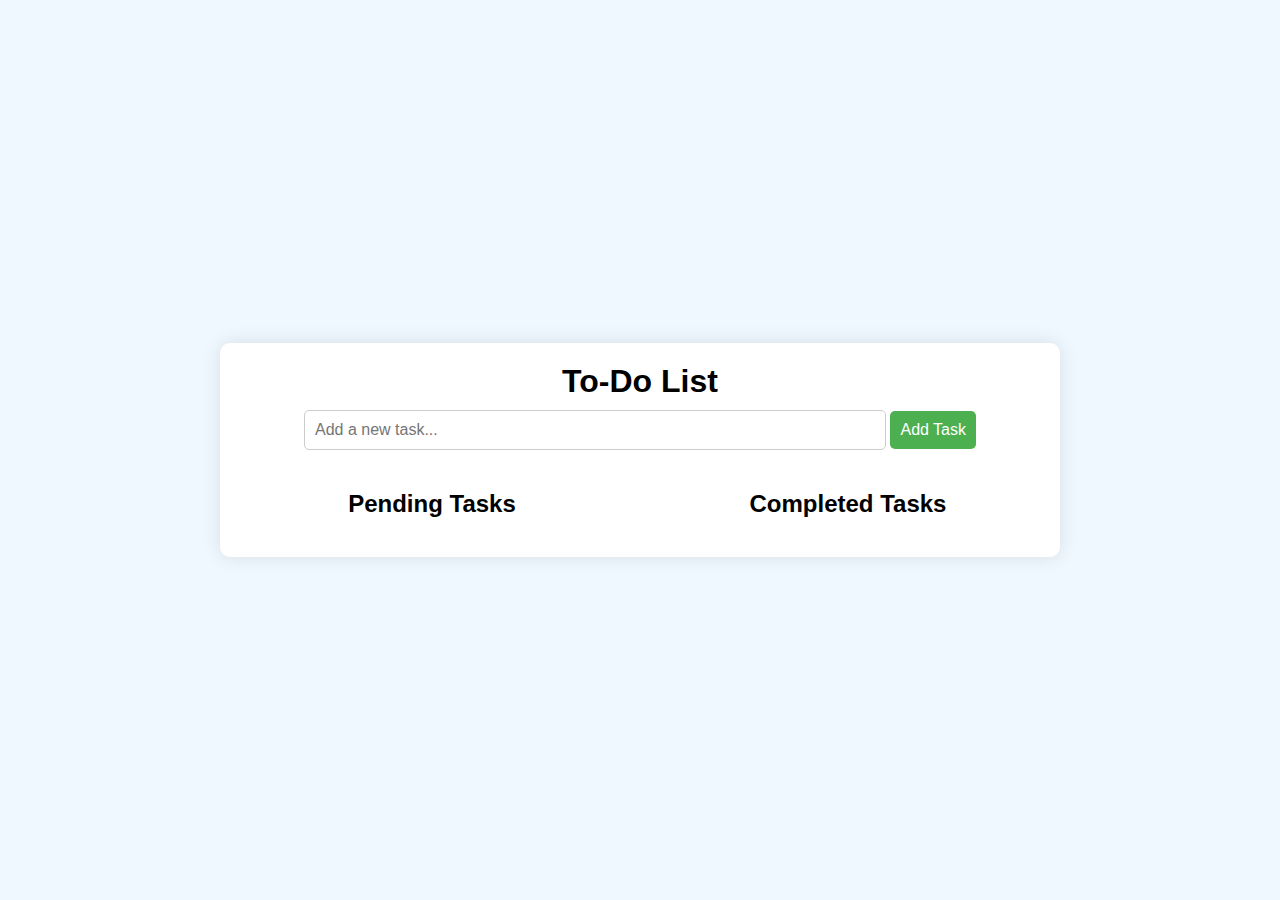
<file: basic/index.html>
<!DOCTYPE html>
<html lang="en">
<head>
    <meta charset="UTF-8">
    <meta name="viewport" content="width=device-width, initial-scale=1.0">
    <title>To-Do App</title>
    <link rel="stylesheet" href="style.css">
</head>
<body>
    <div class="container">
        <header class="header">
            <h1>To-Do List</h1>
            <input type="text" id="task-input" placeholder="Add a new task...">
            <button id="add-task-button">Add Task</button>
        </header>
        <section class="tasks">
            <div class="task-list" id="pending-tasks">
                <h2>Pending Tasks</h2>
                <ul id="pending-list"></ul>
            </div>
            <div class="task-list" id="completed-tasks">
                <h2>Completed Tasks</h2>
                <ul id="completed-list"></ul>
            </div>
        </section>
    </div>
    <script src="script.js"></script>
</body>
</html>
</file>
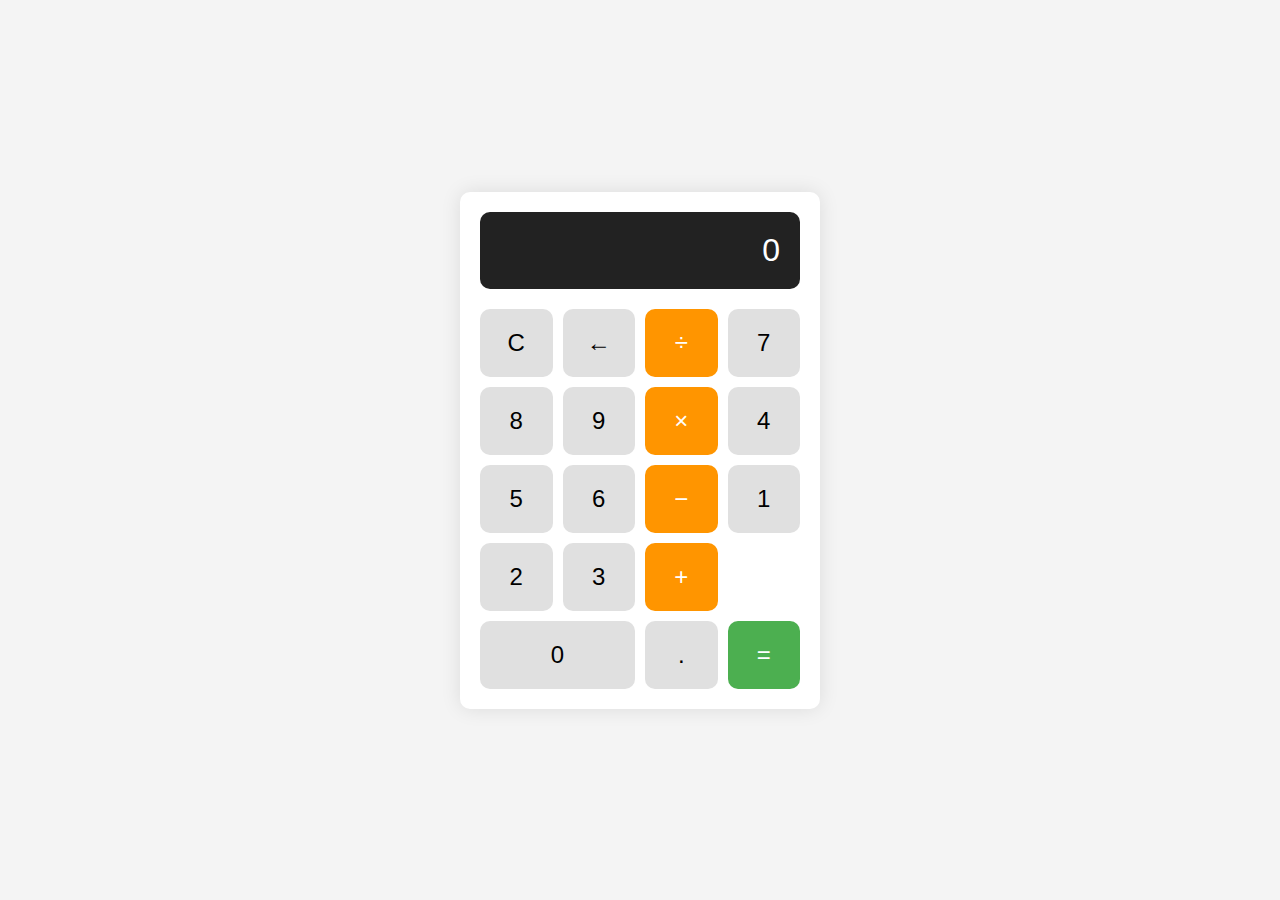
<file: calculater/index.html>
<!DOCTYPE html>
<html lang="en">
<head>
    <meta charset="UTF-8">
    <meta name="viewport" content="width=device-width, initial-scale=1.0">
    <title>Calculator</title>
    <link rel="stylesheet" href="index.css">
</head>
<body>
    <div class="calculator">
        <div class="display" id="display">0</div>
        <div class="buttons">
            <button class="btn" id="clear">C</button>
            <button class="btn" id="delete">←</button>
            <button class="btn operator" data-operator="/">÷</button>
            <button class="btn number" data-number="7">7</button>
            <button class="btn number" data-number="8">8</button>
            <button class="btn number" data-number="9">9</button>
            <button class="btn operator" data-operator="*">×</button>
            <button class="btn number" data-number="4">4</button>
            <button class="btn number" data-number="5">5</button>
            <button class="btn number" data-number="6">6</button>
            <button class="btn operator" data-operator="-">−</button>
            <button class="btn number" data-number="1">1</button>
            <button class="btn number" data-number="2">2</button>
            <button class="btn number" data-number="3">3</button>
            <button class="btn operator" data-operator="+">+</button>
            <button class="btn number zero" data-number="0">0</button>
            <button class="btn number" data-number=".">.</button>
            <button class="btn" id="equals">=</button>
        </div>
    </div>
    <script src="Script.js"></script>
</body>
</html>
</file>
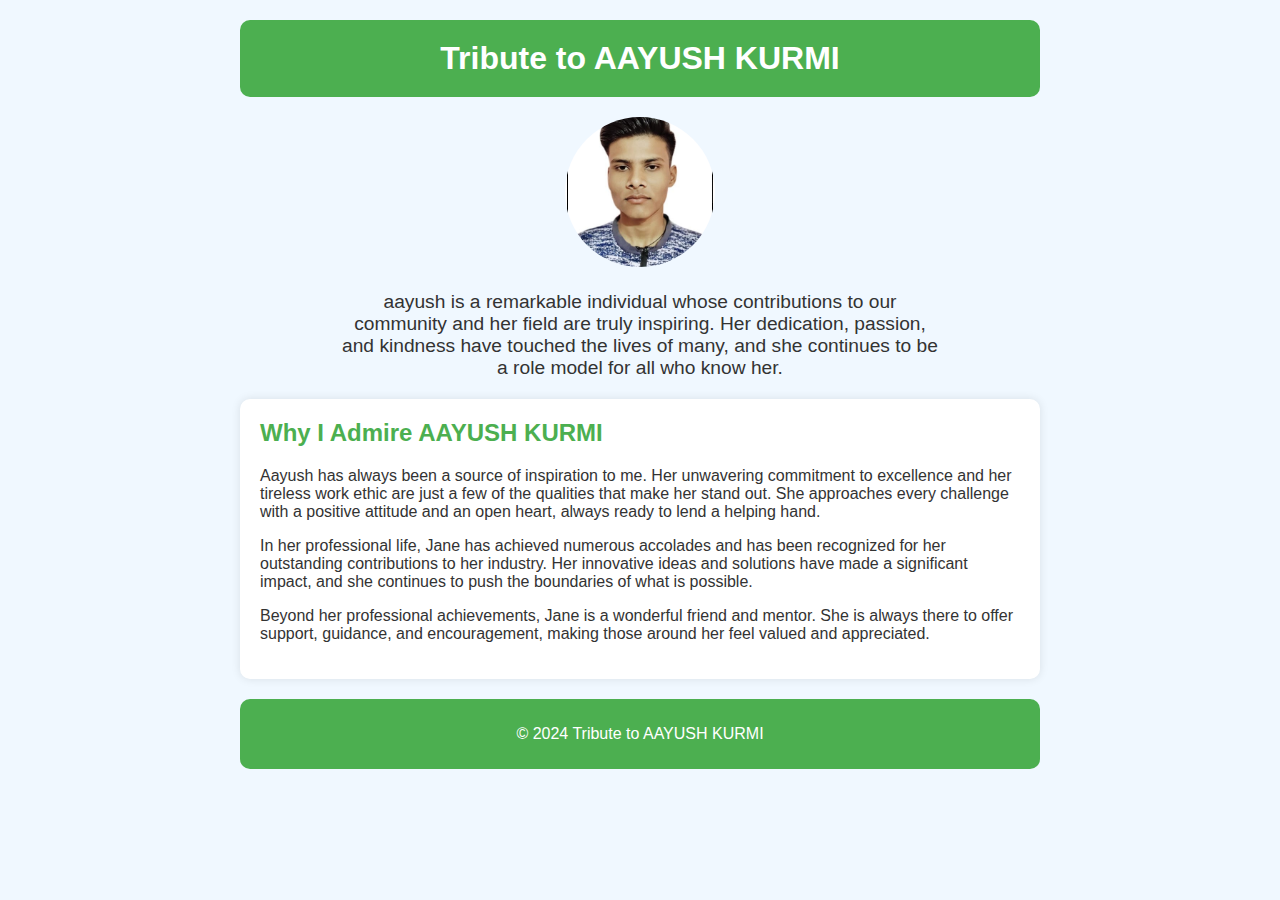
<file: task 2/index.html>
<!DOCTYPE html>
<html lang="en">
<head>
    <meta charset="UTF-8">
    <meta name="viewport" content="width=device-width, initial-scale=1.0">
    <title>Tribute Page</title>
    <link rel="stylesheet" href="index.css">
</head>
<body>
    <div class="container">
        <header class="header">
            <h1>Tribute to AAYUSH KURMI</h1>
        </header>
        <section class="intro">
            <img src="profile-pic.jpg" alt="Jane Doe" class="profile-pic">
            <p class="intro-text">aayush  is a remarkable individual whose contributions to our community and her field are truly inspiring. Her dedication, passion, and kindness have touched the lives of many, and she continues to be a role model for all who know her.</p>
        </section>
        <section class="content">
            <h2>Why I Admire AAYUSH KURMI</h2>
            <p>Aayush has always been a source of inspiration to me. Her unwavering commitment to excellence and her tireless work ethic are just a few of the qualities that make her stand out. She approaches every challenge with a positive attitude and an open heart, always ready to lend a helping hand.</p>
            <p>In her professional life, Jane has achieved numerous accolades and has been recognized for her outstanding contributions to her industry. Her innovative ideas and solutions have made a significant impact, and she continues to push the boundaries of what is possible.</p>
            <p>Beyond her professional achievements, Jane is a wonderful friend and mentor. She is always there to offer support, guidance, and encouragement, making those around her feel valued and appreciated.</p>
        </section>
        <footer class="footer">
            <p>&copy; 2024 Tribute to AAYUSH KURMI</p>
        </footer>
    </div>
</body>
</html>
</file>
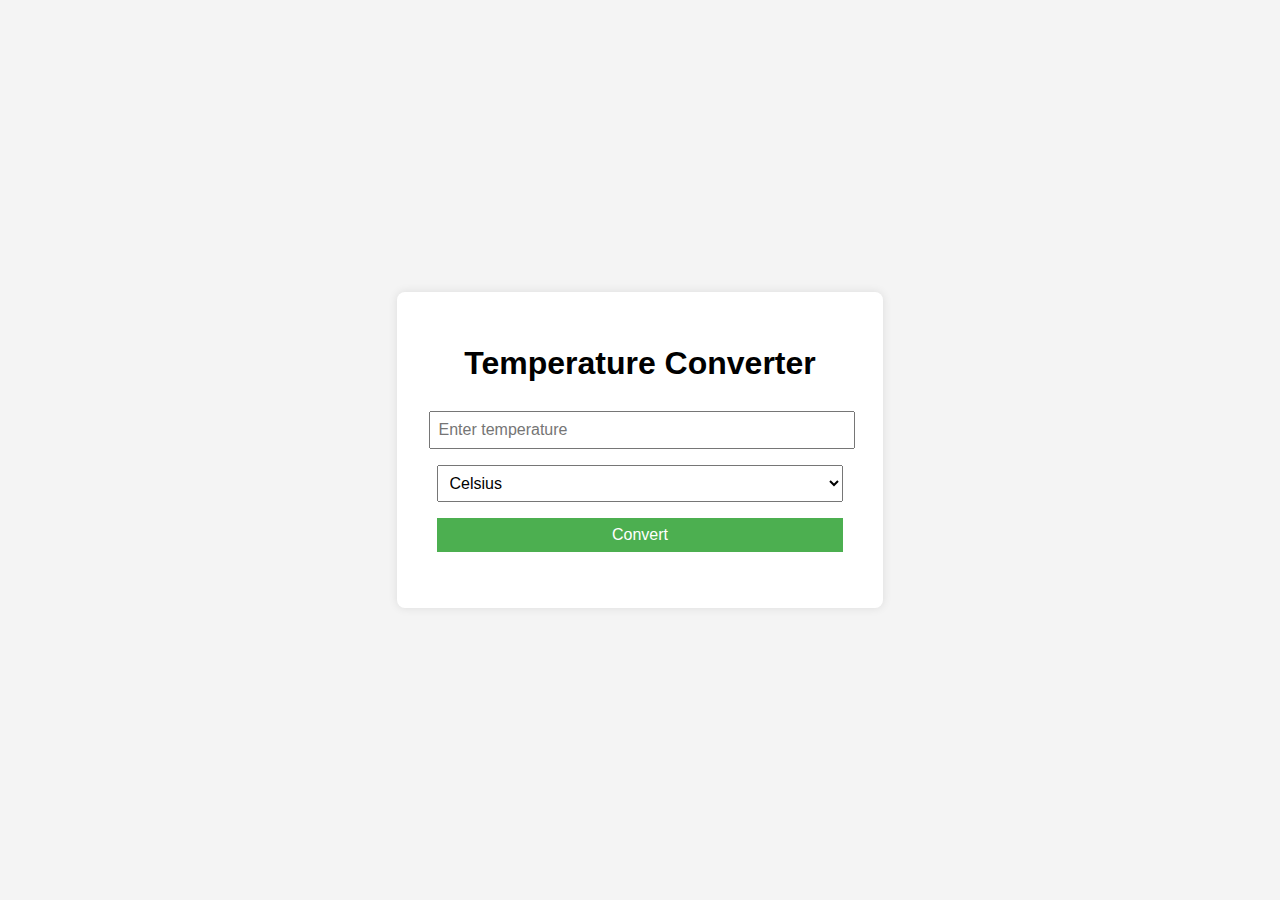
<file: tempature converter/index.html>
<!DOCTYPE html>
<html lang="en">
<head>
    <meta charset="UTF-8">
    <meta name="viewport" content="width=device-width, initial-scale=1.0">
    <title>Temperature Converter</title>
    <link rel="stylesheet" href="index.css">
</head>
<body>

<div class="converter">
    <h1>Temperature Converter</h1>
    <input type="number" id="temperature" placeholder="Enter temperature" required>
    <select id="unit">
        <option value="Celsius">Celsius</option>
        <option value="Fahrenheit">Fahrenheit</option>
        <option value="Kelvin">Kelvin</option>
    </select>
    <button onclick="convertTemperature()">Convert</button>
    <div class="result" id="result"></div>
</div>

<script>
    function convertTemperature() {
        const tempInput = document.getElementById('temperature').value;
        const unit = document.getElementById('unit').value;
        const resultDiv = document.getElementById('result');

        if (isNaN(tempInput) || tempInput === "") {
            resultDiv.textContent = "Please enter a valid number.";
            return;
        }

        const temperature = parseFloat(tempInput);

        let resultText;

        if (unit === "Celsius") {
            const toFahrenheit = (temperature * 9/5) + 32;
            const toKelvin = temperature + 273.15;
            resultText = `${temperature}°C is ${toFahrenheit.toFixed(2)}°F and ${toKelvin.toFixed(2)}K`;
        } else if (unit === "Fahrenheit") {
            const toCelsius = (temperature - 32) * 5/9;
            const toKelvin = toCelsius + 273.15;
            resultText = `${temperature}°F is ${toCelsius.toFixed(2)}°C and ${toKelvin.toFixed(2)}K`;
        } else if (unit === "Kelvin") {
            const toCelsius = temperature - 273.15;
            const toFahrenheit = (toCelsius * 9/5) + 32;
            resultText = `${temperature}K is ${toCelsius.toFixed(2)}°C and ${toFahrenheit.toFixed(2)}°F`;
        }

        resultDiv.textContent = resultText;
    }
</script>

</body>
</html>
</file>
<file: basic/style.css>
body {
    font-family: 'Arial', sans-serif;
    background-color: #f0f8ff;
    margin: 0;
    padding: 0;
    display: flex;
    justify-content: center;
    align-items: center;
    height: 100vh;
}

.container {
    width: 80%;
    max-width: 800px;
    background-color: white;
    border-radius: 10px;
    box-shadow: 0 0 20px rgba(0, 0, 0, 0.1);
    padding: 20px;
}

.header {
    text-align: center;
    margin-bottom: 20px;
}

.header h1 {
    margin: 0 0 10px;
}

.header input {
    width: 70%;
    padding: 10px;
    font-size: 1rem;
    border-radius: 5px;
    border: 1px solid #ccc;
}

.header button {
    padding: 10px;
    font-size: 1rem;
    border-radius: 5px;
    border: none;
    background-color: #4CAF50;
    color: white;
    cursor: pointer;
    transition: background-color 0.3s;
}

.header button:hover {
    background-color: #45a049;
}

.tasks {
    display: flex;
    justify-content: space-between;
}

.task-list {
    width: 48%;
}

.task-list h2 {
    text-align: center;
}

.task-list ul {
    list-style: none;
    padding: 0;
}

.task-list li {
    background-color: #f9f9f9;
    margin-bottom: 10px;
    padding: 10px;
    border-radius: 5px;
    display: flex;
    justify-content: space-between;
    align-items: center;
}

.task-list li .actions {
    display: flex;
    gap: 10px;
}

.task-list li .actions button {
    padding: 5px;
    font-size: 0.8rem;
    border-radius: 5px;
    border: none;
    cursor: pointer;
    transition: background-color 0.3s;
}

.task-list li .actions .complete {
    background-color: #4CAF50;
    color: white;
}

.task-list li .actions .complete:hover {
    background-color: #45a049;
}

.task-list li .actions .edit {
    background-color: #ffc107;
    color: white;
}

.task-list li .actions .edit:hover {
    background-color: #e0a800;
}

.task-list li .actions .delete {
    background-color: #f44336;
    color: white;
}

.task-list li .actions .delete:hover {
    background-color: #e53935;
}
</file>
<file: calculater/index.css>
body {
    display: flex;
    justify-content: center;
    align-items: center;
    height: 100vh;
    margin: 0;
    font-family: Arial, sans-serif;
    background-color: #f4f4f4;
}

.calculator {
    background-color: white;
    border-radius: 10px;
    box-shadow: 0 0 20px rgba(0, 0, 0, 0.1);
    width: 320px;
    padding: 20px;
}

.display {
    background-color: #222;
    color: white;
    text-align: right;
    padding: 20px;
    border-radius: 10px;
    font-size: 2rem;
    overflow: hidden;
}

.buttons {
    display: grid;
    grid-template-columns: repeat(4, 1fr);
    gap: 10px;
    margin-top: 20px;
}

.btn {
    padding: 20px;
    font-size: 1.5rem;
    border: none;
    border-radius: 10px;
    background-color: #e0e0e0;
    cursor: pointer;
    transition: background-color 0.3s;
}

.btn:hover {
    background-color: #d4d4d4;
}

.operator {
    background-color: #ff9500;
    color: white;
}

.operator:hover {
    background-color: #ff8500;
}

.zero {
    grid-column: span 2;
}

#equals {
    background-color: #4CAF50;
    color: white;
}

#equals:hover {
    background-color: #45a049;
}
</file>
<file: task 2/index.css>
body {
    font-family: 'Arial', sans-serif;
    background-color: #f0f8ff;
    color: #333;
    margin: 0;
    padding: 0;
}

.container {
    max-width: 800px;
    margin: 0 auto;
    padding: 20px;
}

.header {
    background-color: #4CAF50;
    color: white;
    text-align: center;
    padding: 20px;
    border-radius: 10px;
}

.header h1 {
    margin: 0;
}

.intro {
    text-align: center;
    margin: 20px 0;
}

.profile-pic {
    width: 150px;
    height: 150px;
    border-radius: 50%;
    object-fit: cover;
    margin-bottom: 20px;
}

.intro-text {
    font-size: 1.2rem;
    margin: 0 auto;
    max-width: 600px;
}

.content {
    background-color: white;
    padding: 20px;
    border-radius: 10px;
    box-shadow: 0 0 10px rgba(0, 0, 0, 0.1);
}

.content h2 {
    color: #4CAF50;
    margin-top: 0;
}

.footer {
    text-align: center;
    padding: 10px;
    margin-top: 20px;
    background-color: #4CAF50;
    color: white;
    border-radius: 10px;
}
</file>
<file: tempature converter/index.css>
body {
    font-family: Arial, sans-serif;
    display: flex;
    justify-content: center;
    align-items: center;
    height: 100vh;
    margin: 0;
    background-color: #f4f4f4;
}
.converter {
    background-color: white;
    padding: 2rem;
    border-radius: 8px;
    box-shadow: 0 0 10px rgba(0,0,0,0.1);
    text-align: center;
}
.converter input, .converter select, .converter button {
    margin: 0.5rem 0;
    padding: 0.5rem;
    font-size: 1rem;
    width: calc(100% - 1rem);
}
.converter button {
    background-color: #4CAF50;
    color: white;
    border: none;
    cursor: pointer;
}
.converter button:hover {
    background-color: #45a049;
}
.result {
    margin-top: 1rem;
    font-size: 1.2rem;
}
</file>
